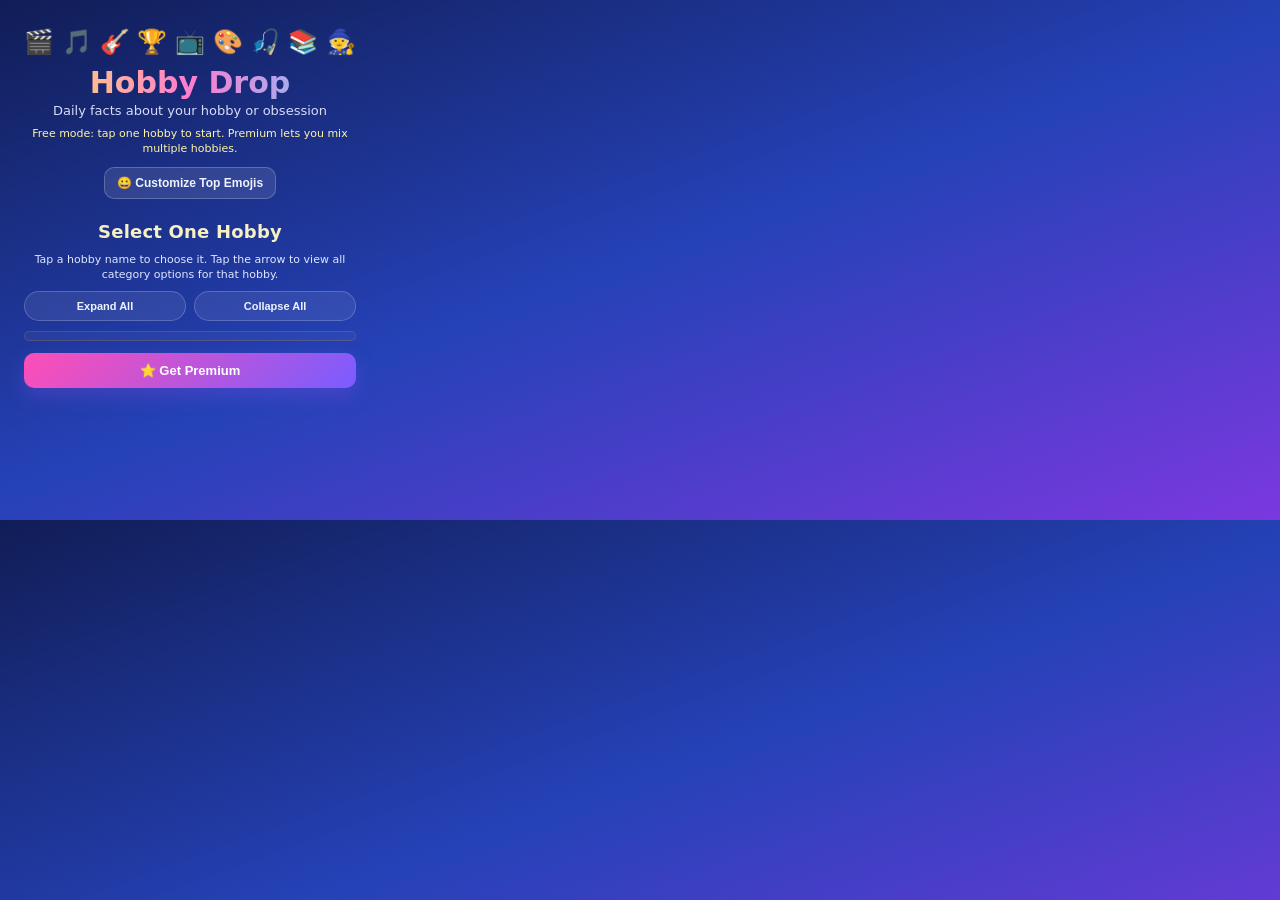
<file: extension/popup.html>
<!DOCTYPE html>
<html lang="en">
<head>
  <meta charset="UTF-8">
  <meta name="viewport" content="width=device-width, initial-scale=1.0">
  <title>Hobby Drop</title>
  <link rel="stylesheet" href="popup.css">
</head>
<body>
  <!-- Setup Screen -->
  <div id="setup-screen" class="screen">
    <div class="logo-area">
      <div id="emoji-strip" class="emoji-strip" aria-hidden="true">🎬 🎵 🎸 🏆 📺 🎨 🎣 📚 🧙</div>
      <h1>Hobby Drop</h1>
      <p class="tagline">Daily facts about your hobby or obsession</p>
      <p id="premium-note" class="premium-note">Free mode: tap one hobby to start. Premium lets you mix multiple hobbies.</p>
      <button id="customize-emojis-btn" class="btn-soft" type="button">😀 Customize Top Emojis</button>
    </div>
    <div id="top-ready-wrap" class="top-ready-wrap hidden">
      <p id="selection-status" class="selection-status">Select one or more hobbies, then tap ready.</p>
      <button id="ready-btn" class="btn-primary" type="button" disabled>✨ Ready For My Hobby Facts</button>
    </div>
    <div class="input-area">
      <label id="selection-heading">Select One Hobby</label>
      <p class="browse-hint">Tap a hobby name to choose it. Tap the arrow to view all category options for that hobby.</p>
      <div class="browse-toolbar">
        <div class="browse-actions">
          <button id="expand-all-btn" class="btn-chip" type="button">Expand All</button>
          <button id="collapse-all-btn" class="btn-chip" type="button">Collapse All</button>
        </div>
      </div>
      <div id="hobby-list" class="hobby-list"></div>
      <button class="btn-premium premium-btn full-width" type="button">⭐ Get Premium</button>
    </div>
  </div>

  <!-- Fact Screen -->
  <div id="fact-screen" class="screen hidden">
    <div class="header">
      <h2 id="hobby-label"></h2>
      <button id="change-btn" class="btn-icon" title="Change hobby">✏️</button>
    </div>
    <div class="date-badge" id="date-badge"></div>
    <div class="fact-card">
      <div id="fact-type" class="fact-type"></div>
      <p id="fact-text" class="fact-text"></p>
      <div id="fact-credit" class="fact-credit hidden"></div>
      <a id="fact-source" class="fact-source" href="#" target="_blank" rel="noopener noreferrer">Link To Learn More!</a>
    </div>
    <div class="actions">
      <button id="refresh-btn" class="btn-secondary">🔄 Next Fact</button>
      <button class="btn-premium premium-btn" type="button">⭐ Get Premium</button>
    </div>
    <div class="footer">
      <span>Hobby Drop</span>
    </div>
  </div>

  <!-- Loading Overlay -->
  <div id="loading" class="loading hidden">
    <div class="spinner"></div>
    <p>Finding something amazing...</p>
  </div>

  <script src="facts-engine.js"></script>
  <script src="ExtPay.js"></script>
  <script src="popup.js"></script>
</body>
</html>
</file>
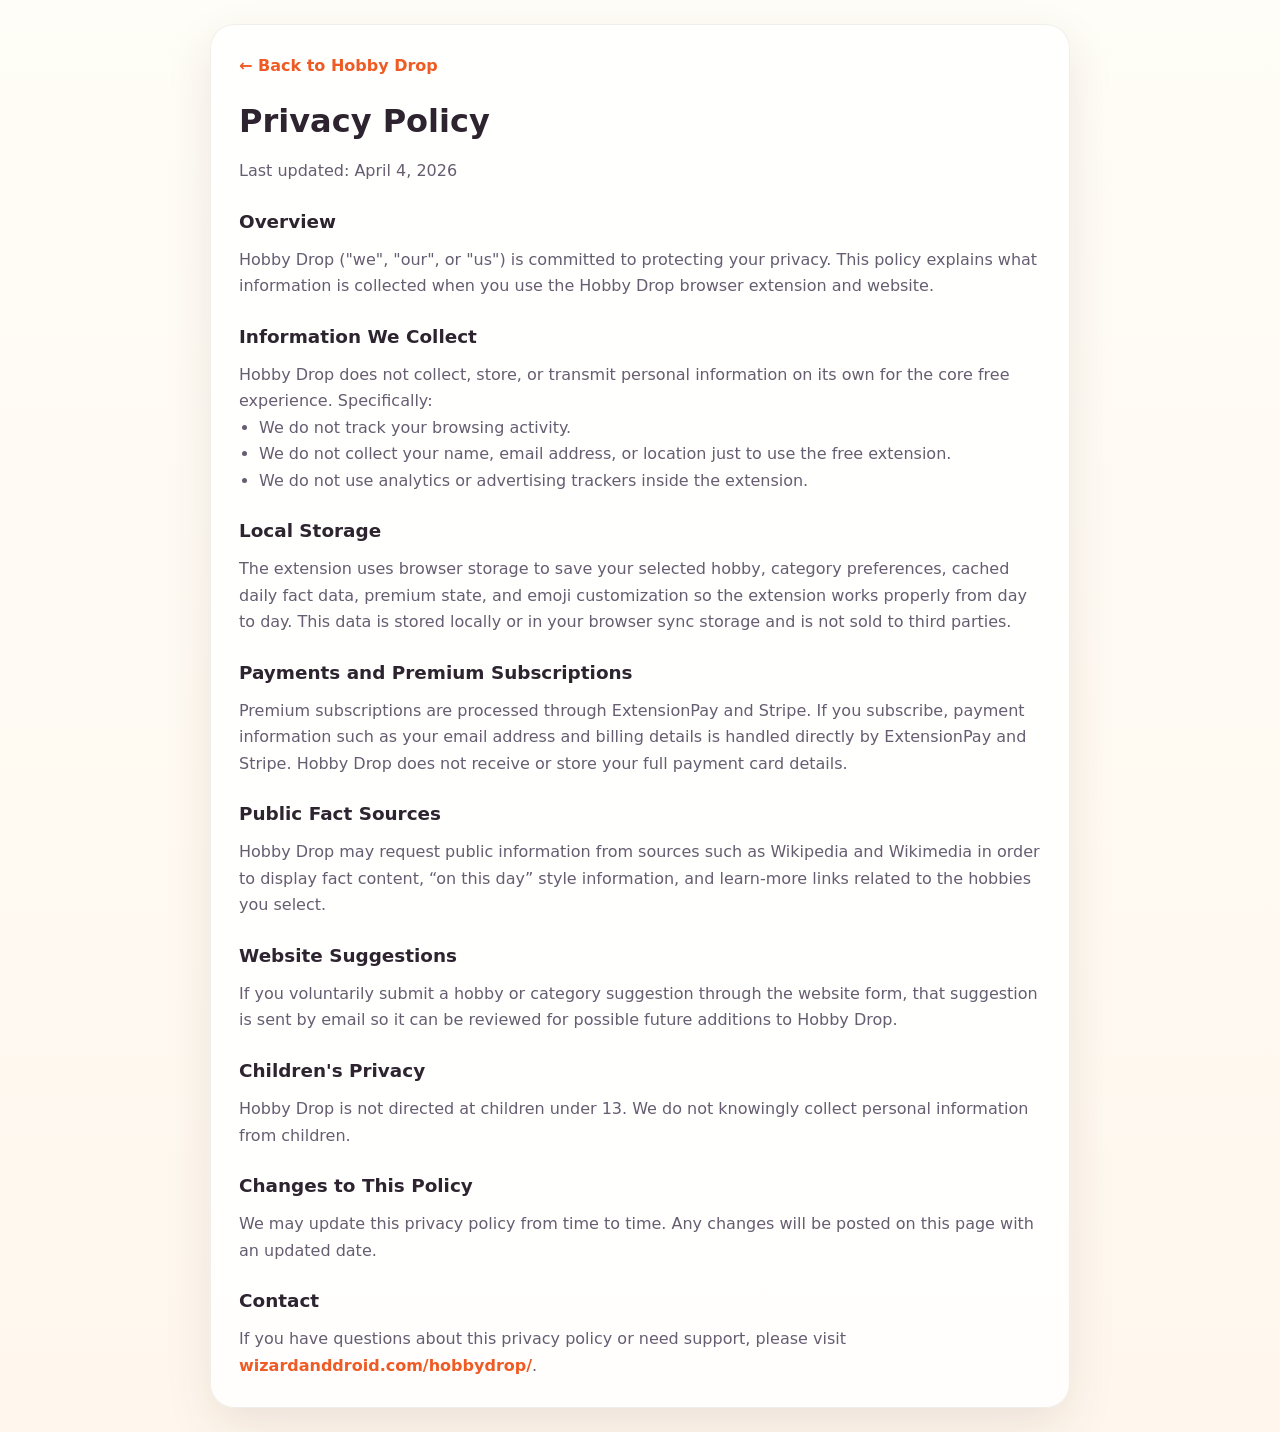
<file: website/privacy.html>
<!DOCTYPE html>
<html lang="en">
<head>
  <meta charset="UTF-8">
  <meta name="viewport" content="width=device-width, initial-scale=1.0">
  <title>Hobby Drop Privacy Policy</title>
  <meta name="description" content="Privacy Policy for Hobby Drop.">
  <style>
    * { box-sizing: border-box; margin: 0; padding: 0; }
    body {
      font-family: "Segoe UI", system-ui, -apple-system, sans-serif;
      background: linear-gradient(180deg, #fffdf7 0%, #fff7ee 100%);
      color: #2d2430;
      line-height: 1.65;
      padding: 24px;
    }
    .wrap {
      max-width: 860px;
      margin: 0 auto;
      background: rgba(255,255,255,0.88);
      border: 1px solid rgba(84, 56, 22, 0.08);
      border-radius: 24px;
      box-shadow: 0 18px 48px rgba(73, 43, 16, 0.10);
      padding: 28px;
    }
    h1, h2 { margin-bottom: 10px; }
    h1 { font-size: 2rem; }
    h2 { margin-top: 22px; font-size: 1.15rem; }
    p, li { color: #675d71; }
    ul { padding-left: 20px; }
    a { color: #ef5b24; text-decoration: none; font-weight: 700; }
    .back { display: inline-block; margin-bottom: 16px; }
  </style>
</head>
<body>
  <div class="wrap">
    <a class="back" href="index.html">← Back to Hobby Drop</a>
    <h1>Privacy Policy</h1>
    <p>Last updated: April 4, 2026</p>

    <h2>Overview</h2>
    <p>Hobby Drop ("we", "our", or "us") is committed to protecting your privacy. This policy explains what information is collected when you use the Hobby Drop browser extension and website.</p>

    <h2>Information We Collect</h2>
    <p>Hobby Drop does not collect, store, or transmit personal information on its own for the core free experience. Specifically:</p>
    <ul>
      <li>We do not track your browsing activity.</li>
      <li>We do not collect your name, email address, or location just to use the free extension.</li>
      <li>We do not use analytics or advertising trackers inside the extension.</li>
    </ul>

    <h2>Local Storage</h2>
    <p>The extension uses browser storage to save your selected hobby, category preferences, cached daily fact data, premium state, and emoji customization so the extension works properly from day to day. This data is stored locally or in your browser sync storage and is not sold to third parties.</p>

    <h2>Payments and Premium Subscriptions</h2>
    <p>Premium subscriptions are processed through ExtensionPay and Stripe. If you subscribe, payment information such as your email address and billing details is handled directly by ExtensionPay and Stripe. Hobby Drop does not receive or store your full payment card details.</p>

    <h2>Public Fact Sources</h2>
    <p>Hobby Drop may request public information from sources such as Wikipedia and Wikimedia in order to display fact content, “on this day” style information, and learn-more links related to the hobbies you select.</p>

    <h2>Website Suggestions</h2>
    <p>If you voluntarily submit a hobby or category suggestion through the website form, that suggestion is sent by email so it can be reviewed for possible future additions to Hobby Drop.</p>

    <h2>Children's Privacy</h2>
    <p>Hobby Drop is not directed at children under 13. We do not knowingly collect personal information from children.</p>

    <h2>Changes to This Policy</h2>
    <p>We may update this privacy policy from time to time. Any changes will be posted on this page with an updated date.</p>

    <h2>Contact</h2>
    <p>If you have questions about this privacy policy or need support, please visit <a href="https://wizardanddroid.com/hobbydrop/">wizardanddroid.com/hobbydrop/</a>.</p>
  </div>
</body>
</html>
</file>
<file: extension/popup.css>
/* ── Reset & Base ─────────────────────────────── */
* {
  margin: 0;
  padding: 0;
  box-sizing: border-box;
}

body {
  width: 380px;
  min-height: 520px;
  font-family: 'Segoe UI', system-ui, -apple-system, sans-serif;
  background: linear-gradient(160deg, #111d56, #2542b8, #7b38df);
  color: #eef2ff;
  overflow-x: hidden;
}

.hidden {
  display: none !important;
}

/* ── Setup Screen ────────────────────────────── */
.screen {
  padding: 28px 24px;
  display: flex;
  flex-direction: column;
  align-items: center;
}

.logo-area {
  text-align: center;
  margin-bottom: 22px;
}

.emoji-strip {
  display: flex;
  justify-content: center;
  gap: 8px;
  flex-wrap: wrap;
  font-size: 24px;
  margin-bottom: 10px;
}

.logo-area h1 {
  font-size: 30px;
  font-weight: 900;
  line-height: 1.1;
  background: linear-gradient(90deg, #ffe868, #ff7ccf, #73c8ff);
  -webkit-background-clip: text;
  -webkit-text-fill-color: transparent;
  background-clip: text;
}

.tagline {
  font-size: 13px;
  color: #d8dbf7;
  margin-top: 4px;
}

.premium-note {
  margin-top: 8px;
  font-size: 11px;
  color: #fff4a8;
  line-height: 1.4;
}

.btn-soft {
  margin-top: 10px;
  padding: 8px 12px;
  font-size: 12px;
  font-weight: 700;
  color: #eef3ff;
  background: rgba(255, 255, 255, 0.1);
  border: 1px solid rgba(255, 255, 255, 0.22);
  border-radius: 10px;
  cursor: pointer;
}

.premium-locked-control {
  opacity: 0.88;
  border-style: dashed !important;
}

.premium-locked-control:hover {
  transform: none;
  box-shadow: none;
}

/* ── Input Area ──────────────────────────────── */
.top-ready-wrap {
  width: 100%;
  margin-bottom: 14px;
}

.input-area {
  width: 100%;
}

.input-area label {
  display: block;
  font-size: 18px;
  font-weight: 800;
  margin-bottom: 10px;
  color: #f7f0c2;
  text-align: center;
  letter-spacing: 0.2px;
}

.browse-toolbar {
  margin-bottom: 10px;
}

.browse-actions {
  display: flex;
  gap: 8px;
  margin: 8px 0 6px;
}

.browse-hint {
  font-size: 11px;
  color: #dfe6ff;
  line-height: 1.4;
  text-align: center;
  margin: 0 0 8px;
}

#hobby-input {
  width: 100%;
  padding: 14px 16px;
  font-size: 16px;
  border: 2px solid rgba(255, 154, 0, 0.3);
  border-radius: 12px;
  background: rgba(255, 255, 255, 0.06);
  color: #fff;
  outline: none;
  transition: border-color 0.2s, box-shadow 0.2s;
}

#hobby-input::placeholder {
  color: #777;
}

#hobby-input:focus {
  border-color: #ff9a00;
  box-shadow: 0 0 16px rgba(255, 154, 0, 0.2);
}

/* ── Accordion Hobby List ────────────────────── */
.hobby-list {
  width: 100%;
  max-height: 360px;
  overflow-y: auto;
  border: 1px solid rgba(255, 154, 0, 0.2);
  border-radius: 12px;
  background: rgba(255, 255, 255, 0.04);
  padding: 4px 0;
}

.accordion-item {
  border-bottom: 1px solid rgba(255, 255, 255, 0.04);
}

.accordion-item:last-child {
  border-bottom: none;
}

.accordion-header {
  display: flex;
  align-items: center;
  padding: 10px 14px;
  cursor: pointer;
  transition: background 0.15s;
  gap: 8px;
}

.accordion-header:hover {
  background: rgba(255, 154, 0, 0.08);
}

.accordion-header.expanded {
  background: rgba(255, 154, 0, 0.05);
}

.accordion-section {
  padding: 4px 0 8px;
}

.accordion-section-toggle {
  width: 100%;
  display: flex;
  align-items: center;
  gap: 8px;
  padding: 8px 14px 6px;
  background: transparent;
  border: none;
  cursor: pointer;
  text-align: left;
}

.accordion-section-toggle:hover {
  background: rgba(255, 154, 0, 0.06);
}

.accordion-section-toggle.expanded {
  background: rgba(255, 154, 0, 0.05);
}

.accordion-section-label {
  font-size: 16px;
  font-weight: 800;
  color: #fff4a8;
  text-transform: none;
  letter-spacing: 0.2px;
}

.accordion-section-body {
  padding: 0;
}

.accordion-arrow {
  font-size: 12px;
  color: #ff9a00;
  width: 14px;
  flex-shrink: 0;
  text-align: center;
  pointer-events: none;
}

.accordion-icon {
  font-size: 16px;
  flex-shrink: 0;
  pointer-events: none;
}

.accordion-label {
  font-size: 14px;
  color: #e0e0e0;
  flex: 1;
  cursor: pointer;
  transition: color 0.15s;
}

.accordion-label:hover {
  color: #ff9a00;
}

.accordion-header.level-0 .accordion-label {
  font-weight: 600;
  font-size: 14px;
}

.accordion-header.level-1 .accordion-label {
  font-weight: 500;
  font-size: 13px;
  color: #ccc;
}

.accordion-header.level-2 .accordion-label {
  font-weight: 400;
  font-size: 13px;
  color: #bbb;
}

.accordion-body {
  padding-left: 18px;
}

.accordion-body.hidden {
  display: none;
}

.accordion-item.selected > .accordion-header {
  background: rgba(255, 154, 0, 0.16);
  box-shadow: inset 3px 0 0 #ffb224;
}

.accordion-item.selected .accordion-label {
  color: #fff3b0;
  font-weight: 700;
}

.selection-status {
  margin: 0 0 8px;
  font-size: 12px;
  color: #dfe6ff;
  line-height: 1.4;
  text-align: center;
}

/* ── Buttons ─────────────────────────────────── */
.btn-primary {
  width: 100%;
  margin-top: 16px;
  padding: 14px;
  font-size: 15px;
  font-weight: 700;
  color: #fff;
  background: linear-gradient(135deg, #ff9a00, #ff6a00);
  border: none;
  border-radius: 12px;
  cursor: pointer;
  transition: transform 0.15s, box-shadow 0.15s;
}

.btn-primary:hover {
  transform: translateY(-1px);
  box-shadow: 0 6px 20px rgba(255, 106, 0, 0.35);
}

.btn-primary:active {
  transform: translateY(0);
}

.btn-primary:disabled {
  cursor: not-allowed;
  opacity: 0.6;
  box-shadow: none;
  transform: none;
}

.btn-secondary {
  padding: 10px 16px;
  font-size: 13px;
  font-weight: 700;
  color: #fff;
  background: rgba(74, 204, 255, 0.16);
  border: 1px solid rgba(116, 209, 255, 0.45);
  border-radius: 10px;
  cursor: pointer;
  transition: background 0.2s;
}

.btn-secondary:hover {
  background: rgba(74, 204, 255, 0.24);
}

.btn-premium {
  padding: 10px 16px;
  font-size: 13px;
  font-weight: 800;
  color: #fff;
  background: linear-gradient(135deg, #ff4eb7, #7a5cff);
  border: none;
  border-radius: 10px;
  cursor: pointer;
  box-shadow: 0 8px 20px rgba(147, 78, 240, 0.28);
}

.btn-chip {
  flex: 1;
  padding: 8px 10px;
  font-size: 11px;
  font-weight: 700;
  color: #eef3ff;
  background: rgba(255, 255, 255, 0.08);
  border: 1px solid rgba(255, 255, 255, 0.2);
  border-radius: 999px;
  cursor: pointer;
}

.btn-chip:hover {
  background: rgba(255, 154, 0, 0.12);
}

.btn-premium.full-width {
  width: 100%;
  margin-top: 12px;
}

.btn-icon {
  background: none;
  border: none;
  font-size: 18px;
  cursor: pointer;
  padding: 4px 8px;
  border-radius: 6px;
  transition: background 0.2s;
}

.btn-icon:hover {
  background: rgba(255, 255, 255, 0.1);
}

/* ── Fact Screen ─────────────────────────────── */
#fact-screen {
  padding: 20px 24px;
}

.header {
  display: flex;
  justify-content: space-between;
  align-items: center;
  margin-bottom: 8px;
}

.header h2 {
  font-size: 22px;
  font-weight: 800;
  color: #ff9a00;
  text-transform: uppercase;
  letter-spacing: 0.6px;
  line-height: 1.2;
}

.date-badge {
  font-size: 12px;
  color: #999;
  margin-bottom: 16px;
}

/* ── Fact Card ───────────────────────────────── */
.fact-card {
  background: rgba(255, 255, 255, 0.05);
  border: 1px solid rgba(255, 255, 255, 0.08);
  border-radius: 16px;
  padding: 20px;
  margin-bottom: 16px;
  min-height: 180px;
  display: flex;
  flex-direction: column;
  gap: 18px;
}

.fact-type {
  font-size: 15px;
  font-weight: 800;
  text-transform: uppercase;
  letter-spacing: 0.8px;
  margin: 0 auto;
  padding: 8px 12px;
  border-radius: 10px;
  display: inline-block;
  align-self: center;
  text-align: center;
  min-width: 180px;
}

.fact-type.on-this-day {
  background: rgba(0, 200, 83, 0.15);
  color: #00c853;
}

.fact-type.did-you-know {
  background: rgba(41, 121, 255, 0.15);
  color: #2979ff;
}

.fact-type.fun-fact {
  background: rgba(255, 154, 0, 0.15);
  color: #ff9a00;
}

.fact-type.quote {
  background: rgba(255, 99, 132, 0.16);
  color: #ff82b0;
}

.fact-type.lyric {
  background: rgba(123, 56, 223, 0.2);
  color: #d5b6ff;
}

.fact-text {
  font-size: 15px;
  line-height: 1.6;
  flex: 1;
  color: #e0e0e0;
  margin: 0;
}

.fact-credit {
  width: 100%;
  text-align: center;
  font-size: 13px;
  font-weight: 700;
  color: #fff4a8;
  line-height: 1.4;
}

.fact-source {
  display: inline-block;
  margin-top: 0;
  padding: 8px 12px;
  font-size: 15px;
  font-weight: 800;
  color: #fff;
  background: rgba(255, 154, 0, 0.18);
  border: 1px solid rgba(255, 154, 0, 0.4);
  border-radius: 10px;
  text-decoration: none;
  transition: opacity 0.2s, transform 0.15s, background 0.15s;
  align-self: center;
  text-align: center;
}

.fact-source:hover {
  opacity: 1;
  transform: translateY(-1px);
  background: rgba(255, 154, 0, 0.28);
}

.fact-source.hidden {
  display: none !important;
}

.fact-source.premium-locked-link {
  background: rgba(255, 255, 255, 0.08);
  border-style: dashed;
}

/* ── Actions ─────────────────────────────────── */
.actions {
  display: flex;
  justify-content: center;
  gap: 10px;
  flex-wrap: wrap;
  margin-bottom: 16px;
}

/* ── Footer ──────────────────────────────────── */
.footer {
  text-align: center;
  font-size: 11px;
  color: #555;
}

/* ── Loading ─────────────────────────────────── */
.loading {
  position: fixed;
  inset: 0;
  display: flex;
  flex-direction: column;
  align-items: center;
  justify-content: center;
  background: rgba(15, 12, 41, 0.92);
  z-index: 100;
}

.spinner {
  width: 36px;
  height: 36px;
  border: 3px solid rgba(255, 154, 0, 0.2);
  border-top-color: #ff9a00;
  border-radius: 50%;
  animation: spin 0.8s linear infinite;
  margin-bottom: 12px;
}

@keyframes spin {
  to { transform: rotate(360deg); }
}

.loading p {
  font-size: 13px;
  color: #aaa;
}

/* ── Scrollbar ───────────────────────────────── */
::-webkit-scrollbar {
  width: 6px;
}

::-webkit-scrollbar-track {
  background: transparent;
}

::-webkit-scrollbar-thumb {
  background: rgba(255, 255, 255, 0.15);
  border-radius: 3px;
}
</file>
